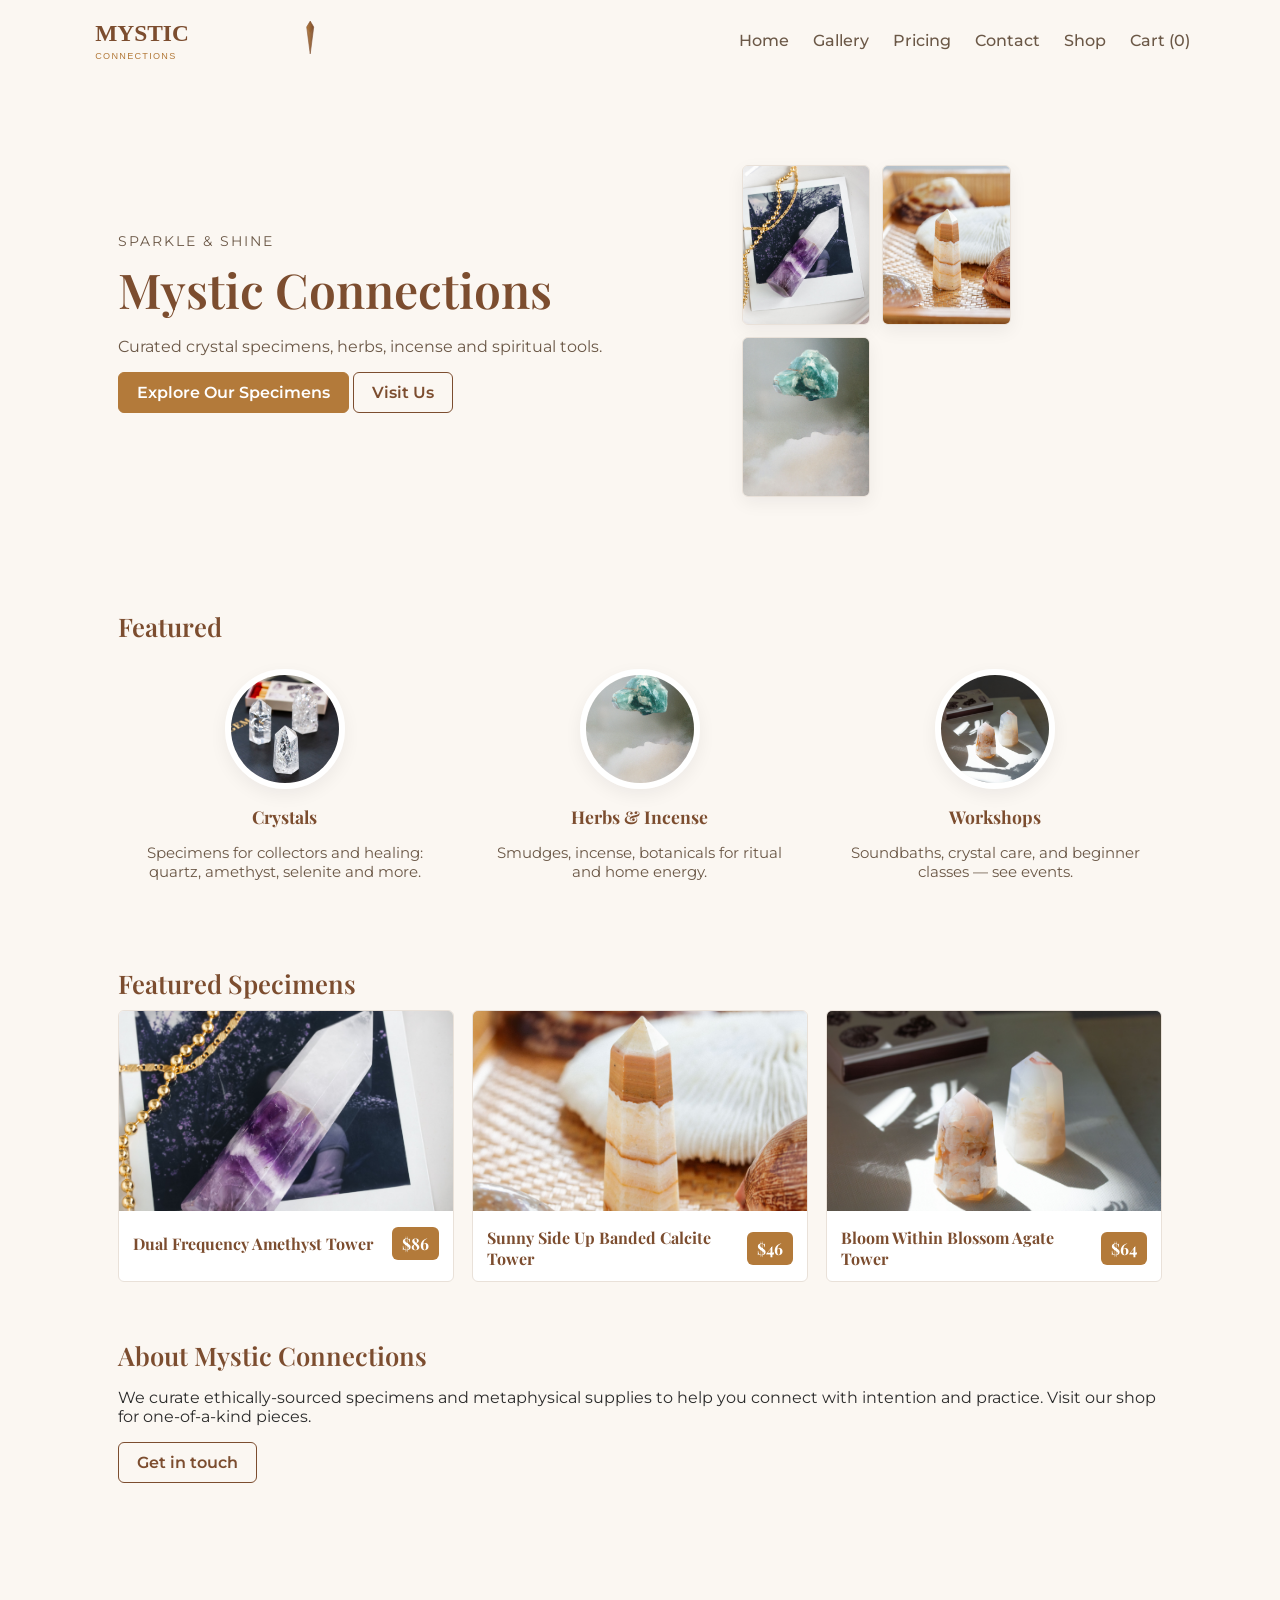
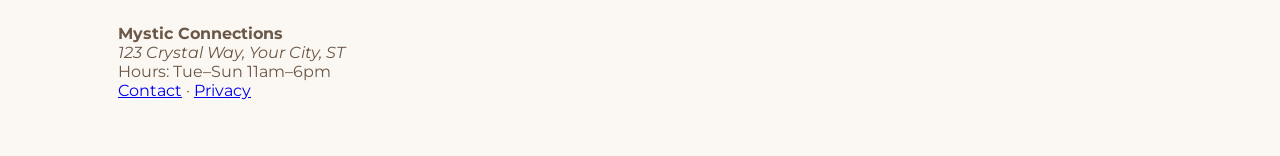
<file: index.html>
<!doctype html>
<html lang="en">
  <head>
    <meta charset="utf-8" />
    <meta name="viewport" content="width=device-width,initial-scale=1" />
    <title>Mystic Connections — Crystals & Metaphysical Supplies</title>
    <meta name="description" content="Mystic Connections — curated crystal specimens, herbs, incense, rituals and workshops in [Your City]." />
    <link href="https://fonts.googleapis.com/css2?family=Playfair+Display:wght@400;600;700&family=Montserrat:wght@300;400;600&display=swap" rel="stylesheet">
    <link rel="stylesheet" href="styles.css" />
  </head>
  <body>
    <header class="site-header">
      <div class="container header-inner">
        <a class="logo" href="index.html"><img src="logo.svg" alt="Mystic Connections logo"/></a>
        <nav class="main-nav">
          <a href="index.html">Home</a>
          <a href="gallery.html">Gallery</a>
          <a href="pricing.html">Pricing</a>
          <a href="contact.html">Contact</a>
          <a href="products.html">Shop</a>
          <a href="cart.html" class="cart-link">Cart (<span id="cart-count">0</span>)</a>
        </nav>
      </div>
    </header>

    <main>
      <section class="hero">
        <div class="container hero-inner">
          <div class="hero-text">
            <div class="eyebrow">Sparkle &amp; Shine</div>
            <h1>Mystic Connections</h1>
            <p class="tagline">Curated crystal specimens, herbs, incense and spiritual tools.</p>
            <p><a class="btn primary" href="gallery.html">Explore Our Specimens</a> <a class="btn" href="contact.html">Visit Us</a></p>
          </div>

          <div class="hero-mosaic" aria-hidden="true">
            <div class="mosaic-col">
              <img src="Dual-Frequency-Amethyst-Clear-Quartz-Tower-LNS0023A.jpg" alt=""/>
              <img src="3_MarchBirthstone-Dropdown.jpg" alt=""/>
            </div>
            <div class="mosaic-col">
              <img src="Sunny-Side-Up-Banded-Calcite-Mini-Gemstone-Tower-LNS0397B.jpg" alt=""/>
            </div>
          </div>
        </div>
      </section>

      <section class="categories container">
        <h2>Featured</h2>
        <div class="grid">
          <article class="card">
            <img src="Crystal-Voltage-Quartz-Mini-Gemstone-Tower-LNS0036.jpg" alt="Crystals" />
            <h3>Crystals</h3>
            <p>Specimens for collectors and healing: quartz, amethyst, selenite and more.</p>
          </article>
          <article class="card">
            <img src="3_MarchBirthstone-Dropdown.jpg" alt="Herbs & Incense" />
            <h3>Herbs & Incense</h3>
            <p>Smudges, incense, botanicals for ritual and home energy.</p>
          </article>
          <article class="card">
            <img src="Bloom-Within-Blossom-Agate-Mini-Gemstone-Tower-LNS0349C.jpg" alt="Workshops" />
            <h3>Workshops</h3>
            <p>Soundbaths, crystal care, and beginner classes — see events.</p>
          </article>
        </div>
      </section>

      <section class="featured container">
        <h2>Featured Specimens</h2>
        <div class="product-grid">
          <div class="product-card">
            <img src="Dual-Frequency-Amethyst-Clear-Quartz-Tower-LNS0023A.jpg" alt="Dual Frequency Amethyst" />
            <div class="meta"><strong>Dual Frequency Amethyst Tower</strong><span class="price">$86</span></div>
          </div>
          <div class="product-card">
            <img src="Sunny-Side-Up-Banded-Calcite-Mini-Gemstone-Tower-LNS0397B.jpg" alt="Banded Calcite" />
            <div class="meta"><strong>Sunny Side Up Banded Calcite Tower</strong><span class="price">$46</span></div>
          </div>
          <div class="product-card">
            <img src="Bloom-Within-Blossom-Agate-Mini-Gemstone-Tower-LNS0349C.jpg" alt="Agate Tower" />
            <div class="meta"><strong>Bloom Within Blossom Agate Tower</strong><span class="price">$64</span></div>
          </div>
        </div>
      </section>

      <section class="about container">
        <h2>About Mystic Connections</h2>
        <p>We curate ethically-sourced specimens and metaphysical supplies to help you connect with intention and practice. Visit our shop for one-of-a-kind pieces.</p>
        <p><a href="contact.html" class="btn">Get in touch</a></p>
      </section>
    </main>

    <footer class="site-footer">
      <div class="container footer-inner">
        <div>
          <strong>Mystic Connections</strong>
          <address>123 Crystal Way, Your City, ST</address>
          <div>Hours: Tue–Sun 11am–6pm</div>
        </div>
        <div>
          <nav>
            <a href="contact.html">Contact</a> · <a href="#">Privacy</a>
          </nav>
        </div>
      </div>
    </footer>

    <script src="main.js"></script>
  </body>
</html>
</file>
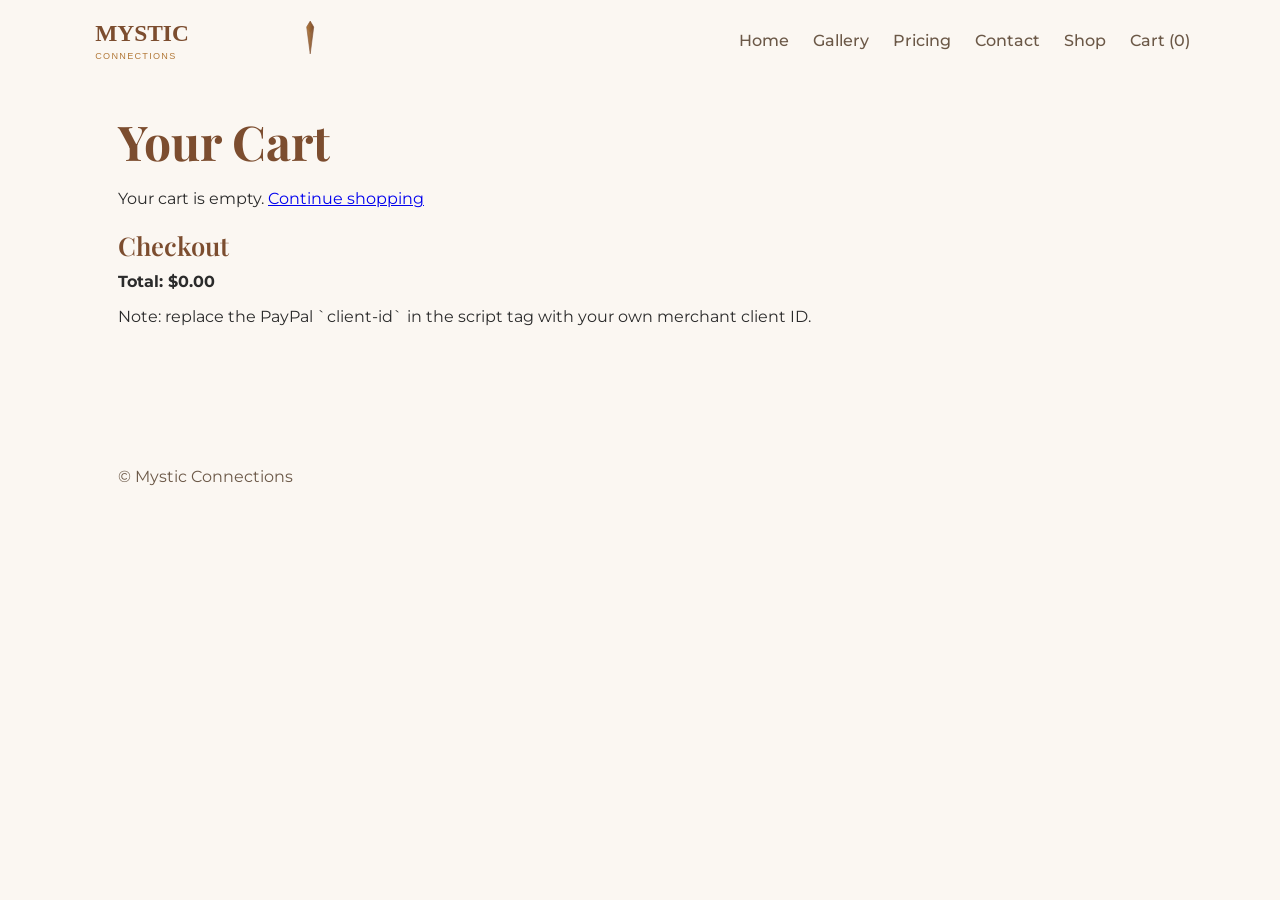
<file: cart.html>
<!doctype html>
<html lang="en">
  <head>
    <meta charset="utf-8" />
    <meta name="viewport" content="width=device-width,initial-scale=1" />
    <title>Cart — Mystic Connections</title>
    <meta name="description" content="Your cart and checkout." />
    <link href="https://fonts.googleapis.com/css2?family=Playfair+Display:wght@400;600;700&family=Montserrat:wght@300;400;600&display=swap" rel="stylesheet">
    <link rel="stylesheet" href="styles.css" />
  </head>
  <body>
    <header class="site-header">
      <div class="container header-inner">
        <a class="logo" href="index.html"><img src="logo.svg" alt="Mystic Connections logo"/></a>
        <nav class="main-nav">
          <a href="index.html">Home</a>
          <a href="gallery.html">Gallery</a>
          <a href="pricing.html">Pricing</a>
          <a href="contact.html">Contact</a>
          <a href="products.html">Shop</a>
          <a href="cart.html" class="cart-link">Cart (<span id="cart-count">0</span>)</a>
        </nav>
      </div>
    </header>

    <main class="container">
      <h1>Your Cart</h1>
      <div id="cart-container"></div>

      <section id="checkout" style="margin-top:20px;">
        <h2>Checkout</h2>
        <div id="cart-total" style="margin-bottom:12px;font-weight:700">Total: $0.00</div>
        <div id="paypal-buttons"></div>
        <p class="muted">Note: replace the PayPal `client-id` in the script tag with your own merchant client ID.</p>
      </section>
    </main>

    <footer class="site-footer">
      <div class="container footer-inner">© Mystic Connections</div>
    </footer>

    <!-- PayPal SDK (replace YOUR_PAYPAL_CLIENT_ID below) -->
    <script src="https://www.paypal.com/sdk/js?client-id=YOUR_PAYPAL_CLIENT_ID&currency=USD"></script>
    <script src="cart.js"></script>
    <script src="main.js"></script>
  </body>
</html>
</file>
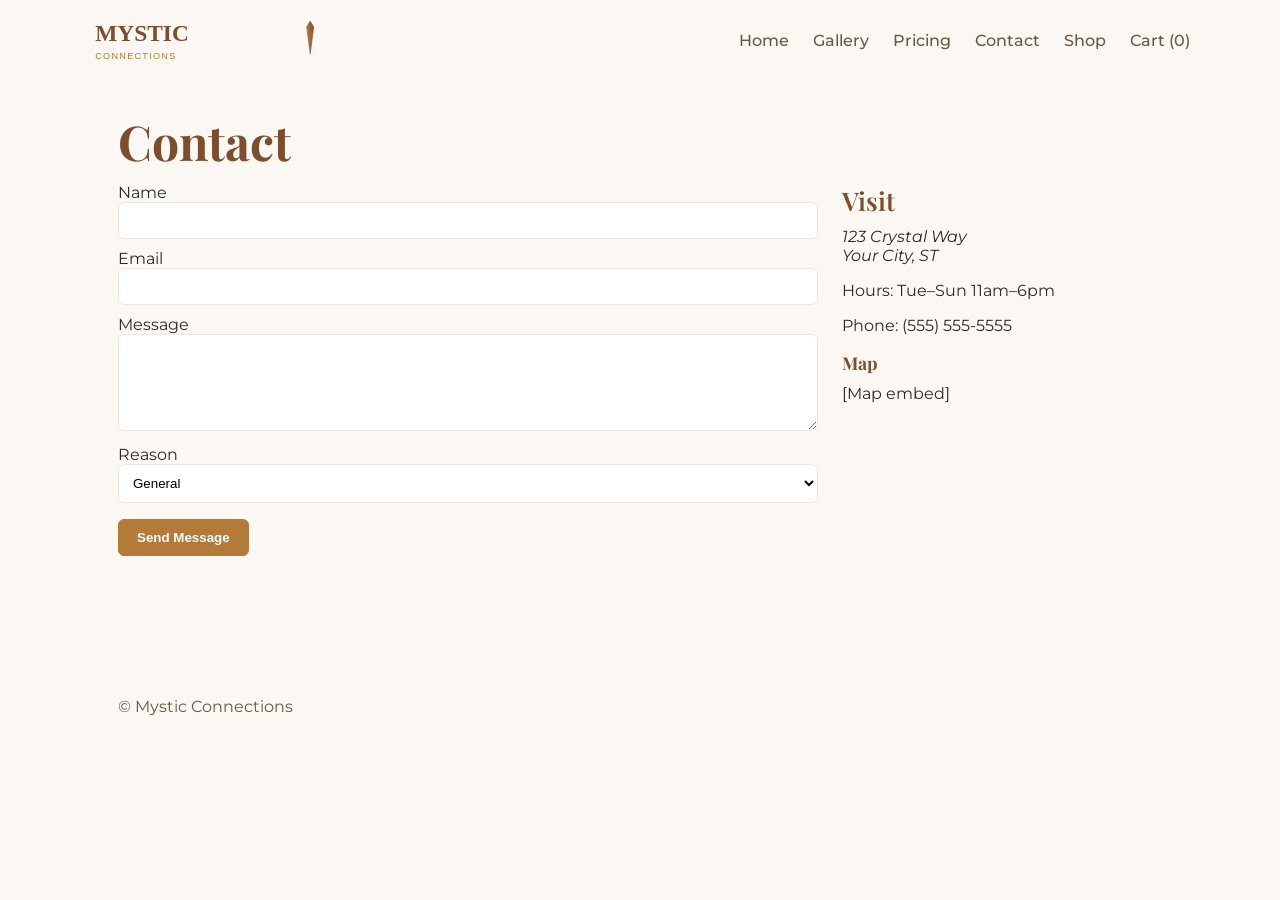
<file: contact.html>
<!doctype html>
<html lang="en">
  <head>
    <meta charset="utf-8" />
    <meta name="viewport" content="width=device-width,initial-scale=1" />
    <title>Contact — Mystic Connections</title>
    <meta name="description" content="Contact Mystic Connections — address, hours, and form." />
    <link href="https://fonts.googleapis.com/css2?family=Playfair+Display:wght@400;600;700&family=Montserrat:wght@300;400;600&display=swap" rel="stylesheet">
    <link rel="stylesheet" href="styles.css" />
  </head>
  <body>
    <header class="site-header">
      <div class="container header-inner">
        <a class="logo" href="index.html"><img src="logo.svg" alt="Mystic Connections logo"/></a>
        <nav class="main-nav">
          <a href="index.html">Home</a>
          <a href="gallery.html">Gallery</a>
          <a href="pricing.html">Pricing</a>
          <a href="contact.html">Contact</a>
          <a href="products.html">Shop</a>
          <a href="cart.html" class="cart-link">Cart (<span id="cart-count">0</span>)</a>
        </nav>
      </div>
    </header>

    <main class="container">
      <h1>Contact</h1>
      <div class="contact-grid">
        <form class="contact-form" action="#" method="post">
          <label>Name<input name="name" required></label>
          <label>Email<input type="email" name="email" required></label>
          <label>Message<textarea name="message" rows="5" required></textarea></label>
          <label>Reason<select name="reason"><option>General</option><option>Pickup</option><option>Workshop</option></select></label>
          <p><button class="btn primary" type="submit">Send Message</button></p>
        </form>

        <aside>
          <h2>Visit</h2>
          <address>
            123 Crystal Way<br />Your City, ST<br />
          </address>
          <p>Hours: Tue–Sun 11am–6pm</p>
          <p>Phone: (555) 555-5555</p>
          <h3>Map</h3>
          <div class="map-placeholder">[Map embed]</div>
        </aside>
      </div>
    </main>

    <footer class="site-footer">
      <div class="container footer-inner">© Mystic Connections</div>
    </footer>

    <script src="main.js"></script>
  </body>
</html>
</file>
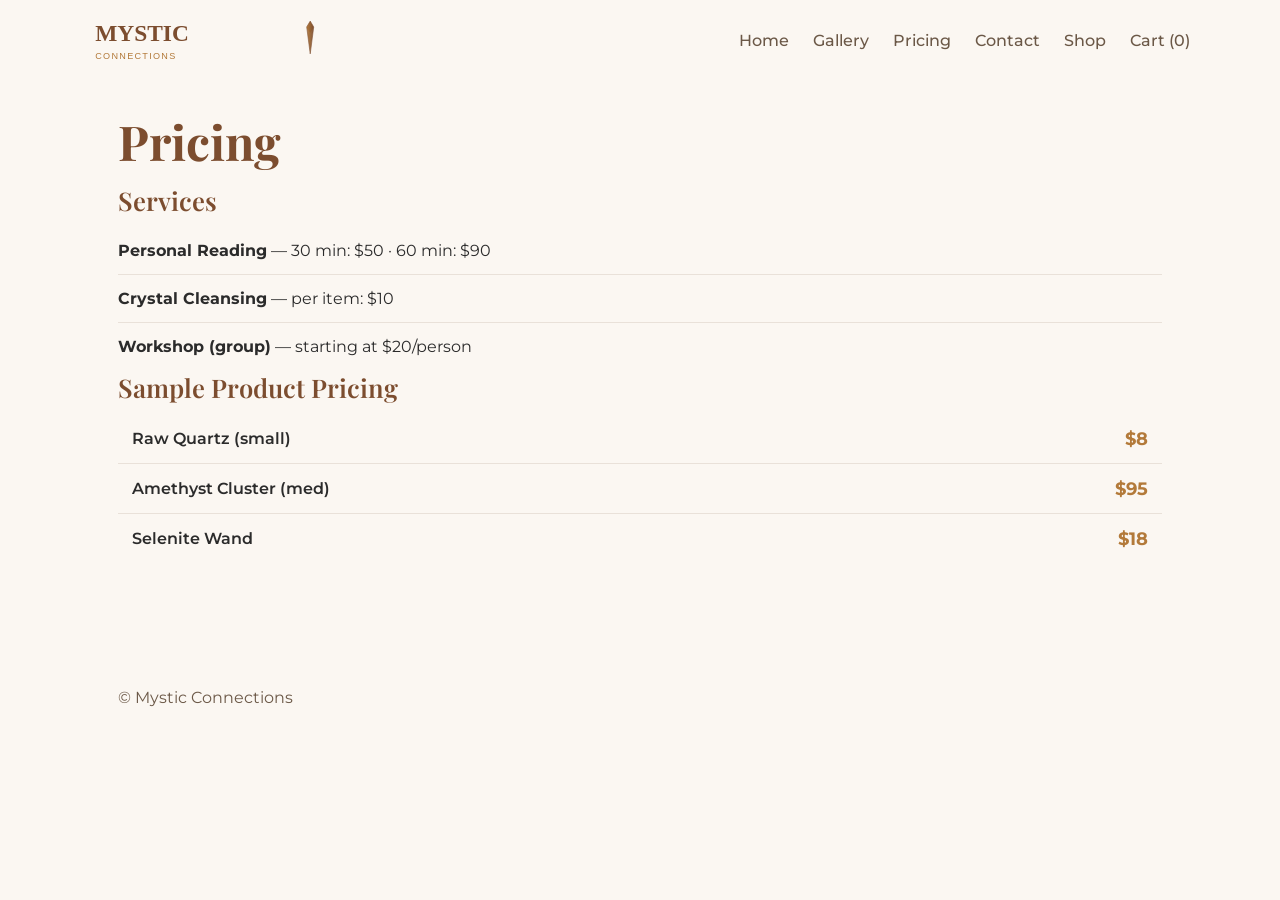
<file: pricing.html>
<!doctype html>
<html lang="en">
  <head>
    <meta charset="utf-8" />
    <meta name="viewport" content="width=device-width,initial-scale=1" />
    <title>Pricing — Mystic Connections</title>
    <meta name="description" content="Pricing for services and sample product pricing." />
    <link href="https://fonts.googleapis.com/css2?family=Playfair+Display:wght@400;600;700&family=Montserrat:wght@300;400;600&display=swap" rel="stylesheet">
    <link rel="stylesheet" href="styles.css" />
  </head>
  <body>
    <header class="site-header">
      <div class="container header-inner">
        <a class="logo" href="index.html"><img src="logo.svg" alt="Mystic Connections logo"/></a>
        <nav class="main-nav">
          <a href="index.html">Home</a>
          <a href="gallery.html">Gallery</a>
          <a href="pricing.html">Pricing</a>
          <a href="contact.html">Contact</a>
          <a href="products.html">Shop</a>
          <a href="cart.html" class="cart-link">Cart (<span id="cart-count">0</span>)</a>
        </nav>
      </div>
    </header>

    <main class="container">
      <h1>Pricing</h1>
      <section>
        <h2>Services</h2>
        <ul class="pricing-list">
          <li><strong>Personal Reading</strong> — 30 min: $50 · 60 min: $90</li>
          <li><strong>Crystal Cleansing</strong> — per item: $10</li>
          <li><strong>Workshop (group)</strong> — starting at $20/person</li>
        </ul>
      </section>

      <section>
        <h2>Sample Product Pricing</h2>
        <div class="product-table">
          <div class="row"><div>Raw Quartz (small)</div><div>$8</div></div>
          <div class="row"><div>Amethyst Cluster (med)</div><div>$95</div></div>
          <div class="row"><div>Selenite Wand</div><div>$18</div></div>
        </div>
      </section>
    </main>

    <footer class="site-footer">
      <div class="container footer-inner">© Mystic Connections</div>
    </footer>

    <script src="main.js"></script>
  </body>
</html>
</file>
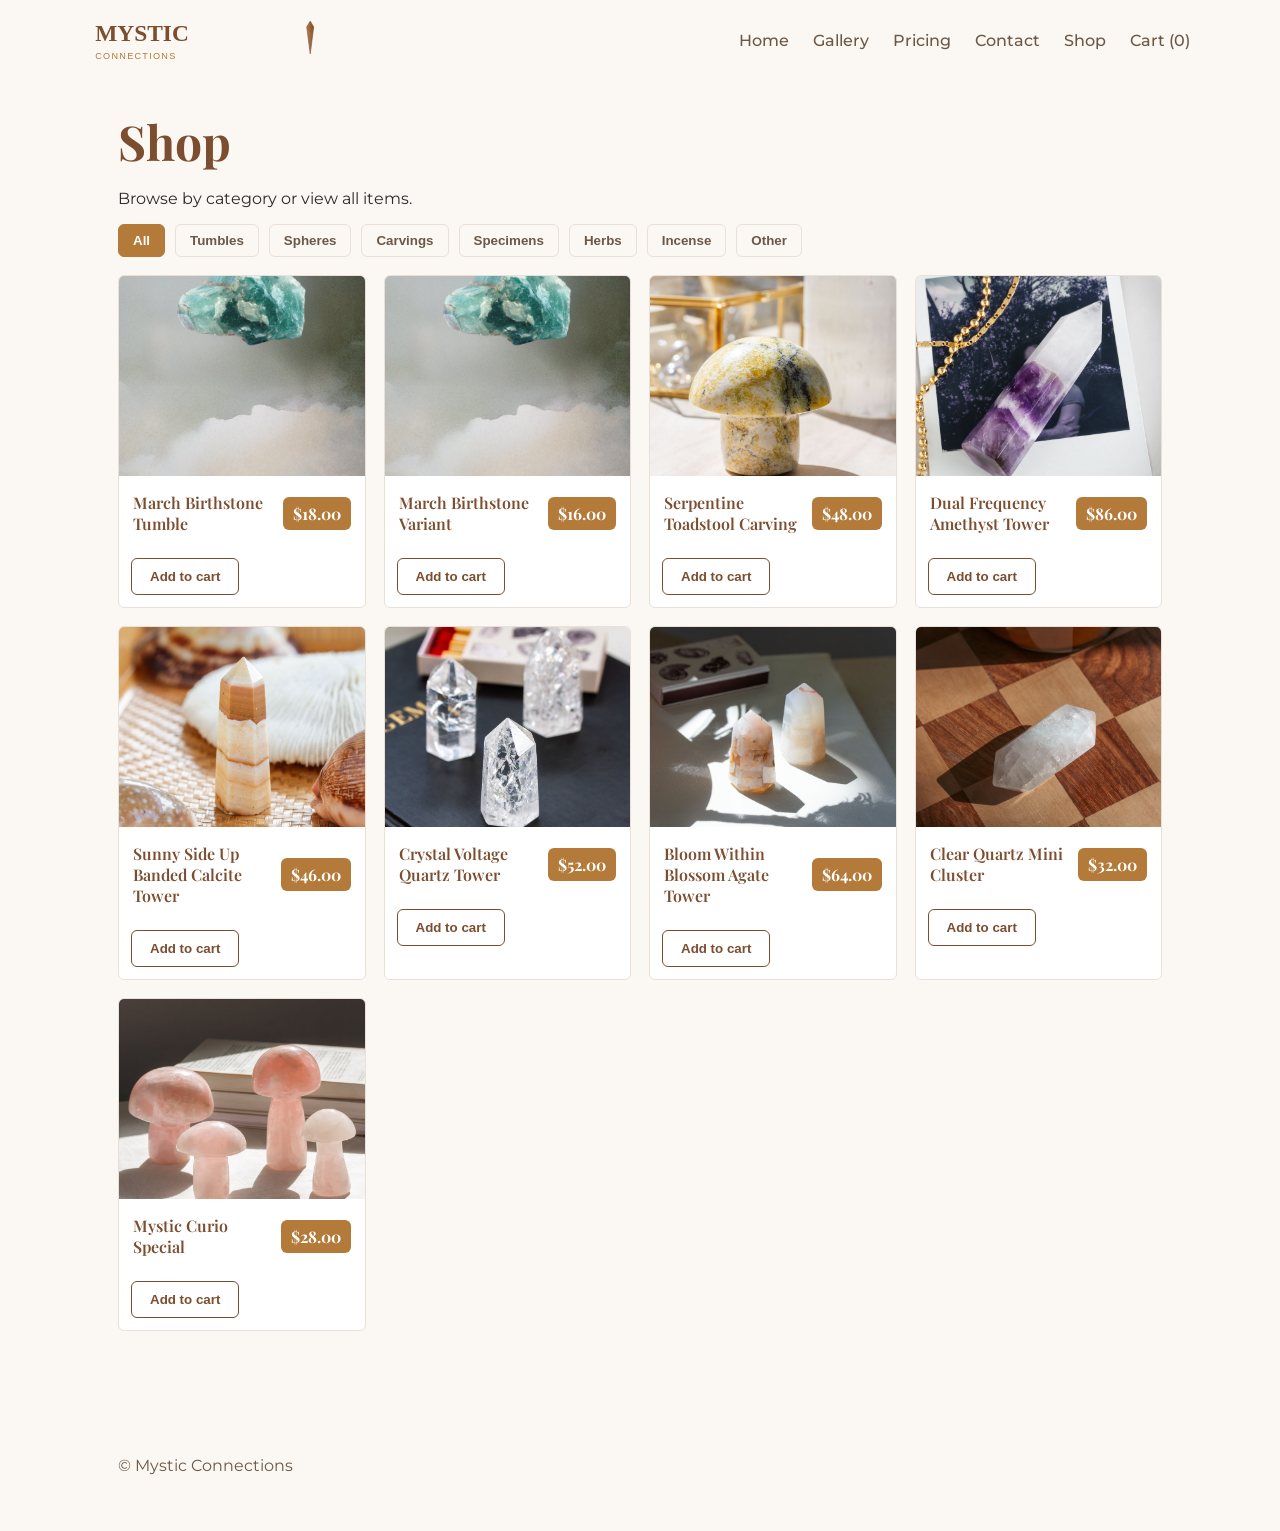
<file: products.html>
<!doctype html>
<html lang="en">
  <head>
    <meta charset="utf-8" />
    <meta name="viewport" content="width=device-width,initial-scale=1" />
    <title>Shop — Mystic Connections</title>
    <meta name="description" content="Shop crystals, herbs, incense and more." />
    <link href="https://fonts.googleapis.com/css2?family=Playfair+Display:wght@400;600;700&family=Montserrat:wght@300;400;600&display=swap" rel="stylesheet">
    <link rel="stylesheet" href="styles.css" />
  </head>
  <body>
    <header class="site-header">
      <div class="container header-inner">
        <a class="logo" href="index.html"><img src="logo.svg" alt="Mystic Connections logo"/></a>
        <nav class="main-nav">
          <a href="index.html">Home</a>
          <a href="gallery.html">Gallery</a>
          <a href="pricing.html">Pricing</a>
          <a href="contact.html">Contact</a>
          <a href="products.html">Shop</a>
          <a href="cart.html" class="cart-link">Cart (<span id="cart-count">0</span>)</a>
        </nav>
      </div>
    </header>

    <main class="container">
      <h1>Shop</h1>
      <p class="lead">Browse by category or view all items.</p>

      <div class="shop-controls">
        <div class="category-tabs">
          <button data-cat="all" class="cat btn active">All</button>
          <button data-cat="tumbles" class="cat btn">Tumbles</button>
          <button data-cat="spheres" class="cat btn">Spheres</button>
          <button data-cat="carvings" class="cat btn">Carvings</button>
          <button data-cat="specimens" class="cat btn">Specimens</button>
          <button data-cat="herbs" class="cat btn">Herbs</button>
          <button data-cat="incense" class="cat btn">Incense</button>
          <button data-cat="other" class="cat btn">Other</button>
        </div>
      </div>

      <div id="products" class="product-grid" aria-live="polite"></div>

    </main>

    <footer class="site-footer">
      <div class="container footer-inner">© Mystic Connections</div>
    </footer>

    <script src="cart.js"></script>
    <script src="main.js"></script>
  </body>
</html>
</file>
<file: styles.css>
:root{
  --accent:#b37a3a;
  --accent-dark:#7c4d2f;
  --muted:#6b5847;
  --bg:#fbf7f2;
  --card:#fff;
  --line:#e9e1d9;
  --text:#2b2b2b;
}
*{box-sizing:border-box}
html,body{height:100%}
body{font-family:Montserrat, system-ui, -apple-system, 'Segoe UI', Roboto, 'Helvetica Neue', Arial; margin:0; background:var(--bg); color:var(--text);-webkit-font-smoothing:antialiased}
.container{max-width:1100px;margin:0 auto;padding:28px}
.hero-text h1{margin-top:0}

/* Headings use serif for elegant look */
h1,h2,h3{
  font-family:'Playfair Display', serif;
  color:var(--accent-dark);
  margin:0 0 10px;
}
h1{font-size:3rem}
h2{font-size:1.6rem;font-weight:600}
h3{font-size:1.1rem}
.site-header{background:transparent;border-bottom:1px solid transparent}
.header-inner{display:flex;align-items:center;justify-content:space-between;padding:12px 0}
.logo img{height:52px}
.main-nav a{margin-left:20px;color:var(--muted);text-decoration:none;font-weight:500}
.main-nav a:hover{color:var(--accent-dark)}

/* Hero */
.hero{padding:56px 0}
.hero-inner{display:grid;grid-template-columns:1fr 420px;gap:36px;align-items:center}
.hero-text .eyebrow{font-family:Montserrat;letter-spacing:2px;text-transform:uppercase;color:var(--muted);font-size:0.85rem;margin-bottom:8px}
.hero-text h1{font-family:'Playfair Display', serif;font-size:3rem;margin:0 0 12px;color:var(--accent-dark);font-weight:600}
.tagline{color:var(--muted);max-width:38rem}
.btn{display:inline-block;padding:10px 18px;border-radius:6px;background:transparent;border:1px solid var(--accent-dark);color:var(--accent-dark);text-decoration:none;font-weight:600}
.btn.primary{background:var(--accent);color:#fff;border-color:var(--accent)}

/* Mosaic images on right */
.hero-mosaic{display:flex;gap:12px}
.mosaic-col{display:flex;flex-direction:column;gap:12px}
.hero-mosaic img{width:100%;height:160px;object-fit:cover;border-radius:6px;border:1px solid var(--line);box-shadow:0 6px 18px rgba(16,24,40,0.06)}

/* Featured / categories */
.grid{display:grid;grid-template-columns:repeat(auto-fit,minmax(180px,1fr));gap:22px;margin-top:12px}
.card{background:transparent;padding:14px;border-radius:6px;text-align:center}
.card img{width:120px;height:120px;object-fit:cover;border-radius:50%;border:6px solid #fff;box-shadow:0 6px 18px rgba(16,24,40,0.06)}
.card h3{font-family:'Playfair Display', serif;margin:12px 0 6px;color:var(--accent-dark)}
.card p{color:var(--muted);font-size:0.95rem}

/* Category tabs (shop) */
.category-tabs{display:flex;flex-wrap:wrap;gap:10px;margin-bottom:18px}
.category-tabs .cat.btn{
  display:inline-block;
  padding:8px 14px;
  border-radius:6px;
  background:transparent;
  border:1px solid var(--line);
  color:var(--muted);
  cursor:pointer;
  font-weight:600;
}
.category-tabs .cat.btn:hover{border-color:var(--accent-dark);color:var(--accent-dark)}
.category-tabs .cat.btn.active{background:var(--accent);color:#fff;border-color:var(--accent)}

/* Product cards */
.product-grid{display:grid;grid-template-columns:repeat(auto-fit,minmax(220px,1fr));gap:18px}
.product-card{background:#fff;border:1px solid var(--line);padding:0;border-radius:6px;overflow:hidden}
.product-card img{width:100%;height:200px;object-fit:cover}
.product-card .meta{display:flex;justify-content:space-between;align-items:center;padding:12px 14px;font-weight:600;color:var(--accent-dark);font-family:'Playfair Display', serif}
.product-card .price{background:var(--accent);color:#fff;padding:6px 10px;border-radius:6px;font-weight:700}

/* Gallery masonry */
.masonry{column-count:3;column-gap:16px}
.masonry-item{display:inline-block;width:100%;margin:0 0 12px}
.masonry-item img{width:100%;border-radius:8px;border:1px solid var(--line)}
.lightbox{position:fixed;inset:0;display:none;align-items:center;justify-content:center;background:rgba(0,0,0,0.7)}
.lightbox img{max-width:90%;max-height:80%}

.contact-grid{display:grid;grid-template-columns:1fr 320px;gap:24px}
.contact-form label{display:block;margin-bottom:10px}
.contact-form input,.contact-form textarea,.contact-form select{width:100%;padding:10px;border:1px solid #efe7df;border-radius:6px;background:#fff}

/* Pricing page */
.pricing-list{list-style:none;padding:0;margin:0}
.pricing-list li{padding:14px 0;border-bottom:1px solid var(--line);color:var(--text);font-size:1rem}
.pricing-list li:last-child{border-bottom:none}

.product-table{display:flex;flex-direction:column;gap:0}
.product-table .row{display:grid;grid-template-columns:1fr auto;gap:20px;padding:14px;border-bottom:1px solid var(--line);align-items:center}
.product-table .row:last-child{border-bottom:none}
.product-table .row >div:first-child{font-weight:600;color:var(--text)}
.product-table .row >div:last-child{color:var(--accent);font-weight:700;font-size:1.1rem}

.site-footer{background:transparent;border-top:1px solid transparent;padding:28px 0;margin-top:40px;color:var(--muted)}

@media (max-width:1000px){
  .hero-inner{grid-template-columns:1fr 320px}
  .masonry{column-count:2}
}

@media (max-width:760px){
  .hero-inner{grid-template-columns:1fr;gap:18px}
  .hero-mosaic{order:2}
  .masonry{column-count:1}
  .main-nav{display:none}
  .container{padding:18px}
}
</file>
